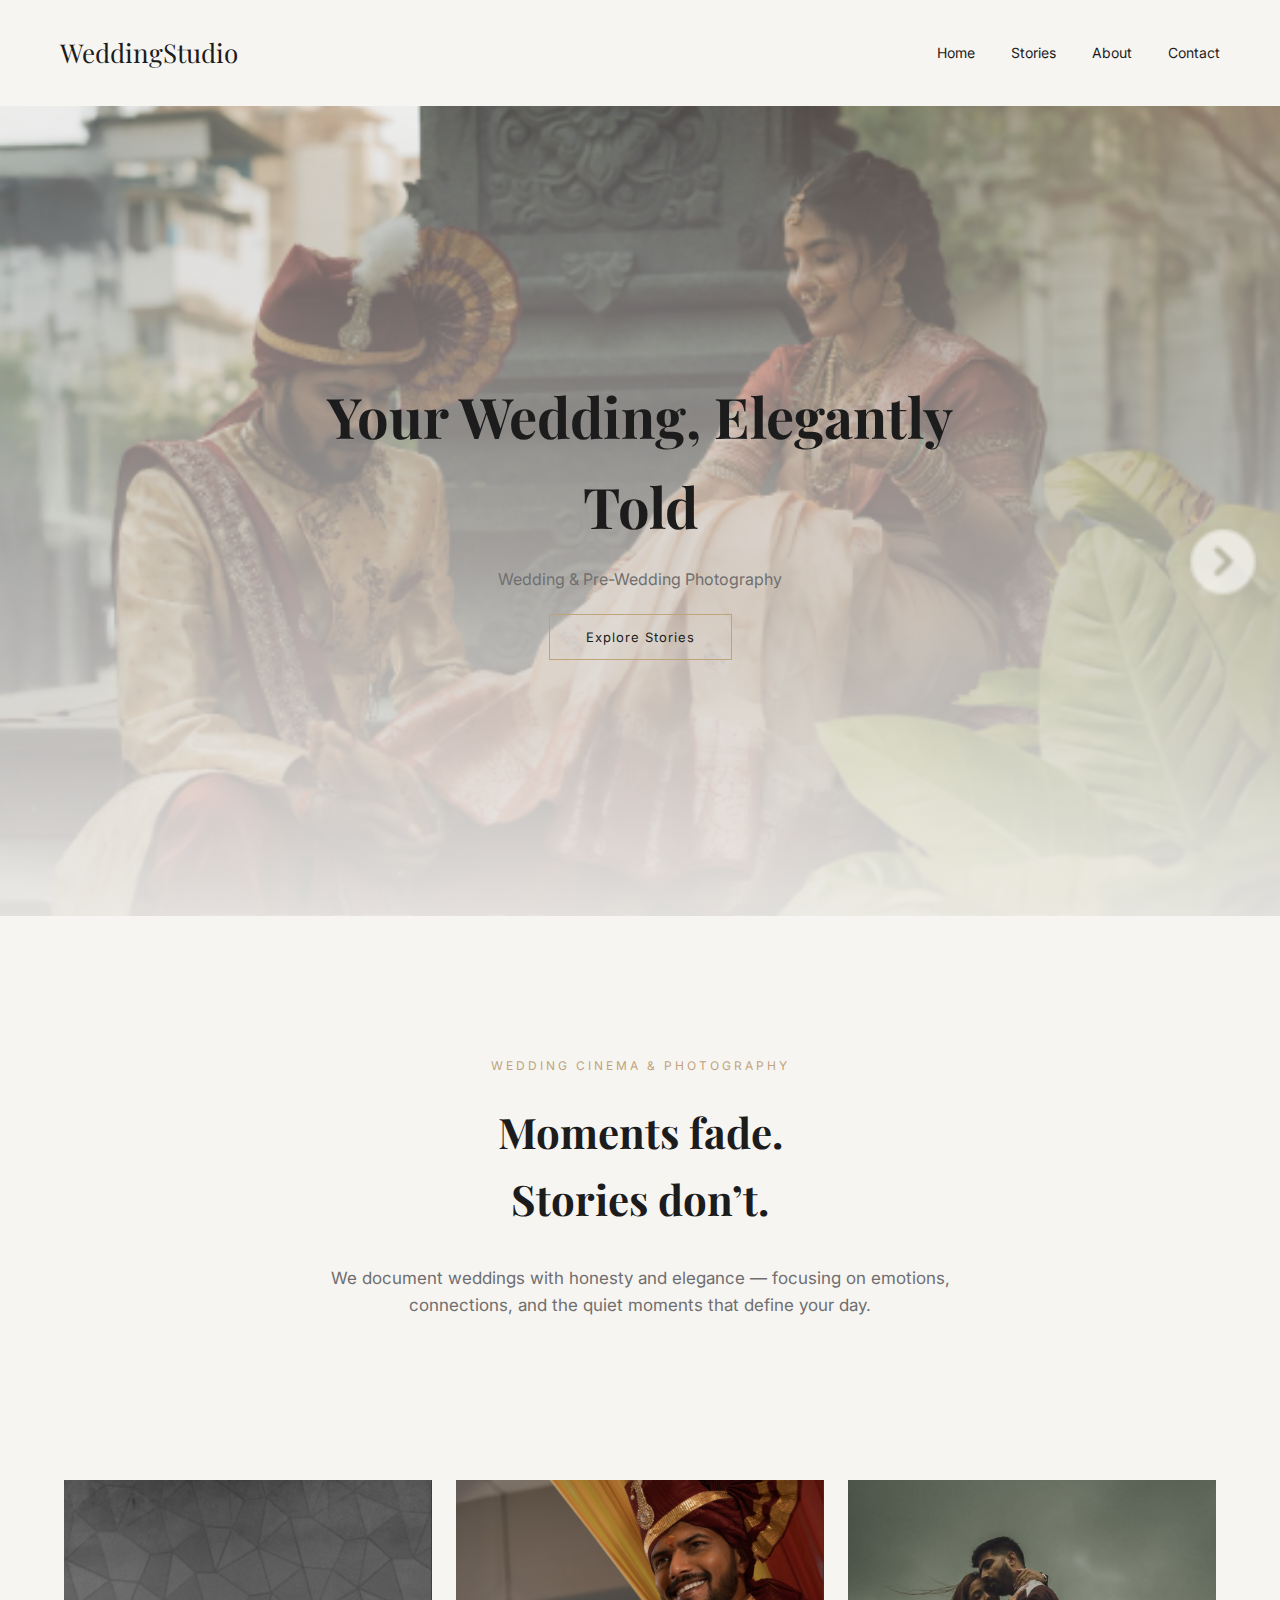
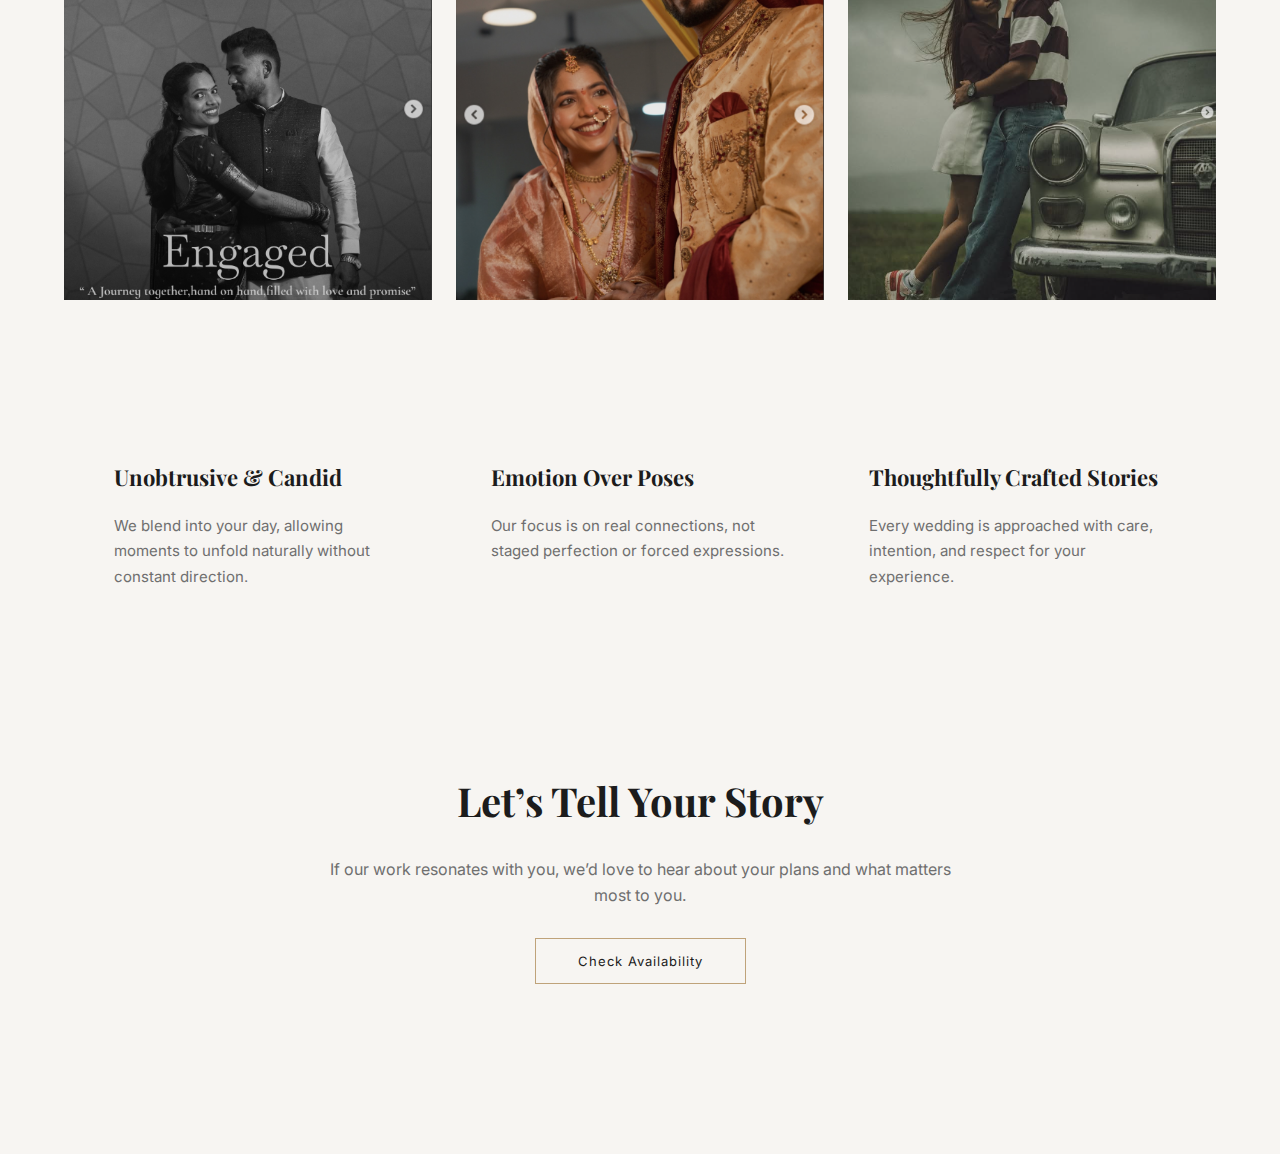
<file: index.html>
<!DOCTYPE html>
<html lang="en">
<head>
  <meta charset="UTF-8" />
  <meta name="viewport" content="width=device-width, initial-scale=1.0" />
  <title>WeddingStudio</title>

  <!-- Fonts -->
  <link rel="preconnect" href="https://fonts.googleapis.com">
  <link rel="preconnect" href="https://fonts.gstatic.com" crossorigin>
  <link href="https://fonts.googleapis.com/css2?family=Playfair+Display:wght@500;600&family=Inter:wght@300;400;500&display=swap" rel="stylesheet">

  <!-- CSS -->
  <link rel="stylesheet" href="css/style.css">
</head>
<body>

<header class="nav">
  <div class="logo">WeddingStudio</div>
  <nav>
    <a href="index.html">Home</a>
    <a href="stories.html">Stories</a>
    <a href="about.html">About</a>
    <a href="contact.html">Contact</a>
  </nav>
</header>

<!-- HERO -->
<section class="hero">
  <div class="hero-content">
    <h1>Your Wedding, Elegantly Told</h1>
    <p>Wedding & Pre-Wedding Photography</p>
    <a href="stories.html" class="cta">Explore Stories</a>
  </div>
</section>

<!-- EDITORIAL INTRO -->
<section class="intro">
  <p class="label">WEDDING CINEMA & PHOTOGRAPHY</p>
  <h2>Moments fade.<br>Stories don’t.</h2>
  <p class="text">
    We document weddings with honesty and elegance —
    focusing on emotions, connections, and the quiet moments
    that define your day.
  </p>
</section>

<!-- FEATURED STORIES (PHOTOS) -->
<section class="featured">
  <div class="featured-grid">
    <img src="images/story-1-main.jpg" alt="Wedding story">
    <img src="images/story-2-main.png" alt="Wedding story">
    <img src="images/prewedding-1.png" alt="Pre wedding story">
  </div>
</section>

<!-- WHY COUPLES CHOOSE US -->
<section class="why">
  <div class="why-grid">
    <div class="why-item">
      <h3>Unobtrusive & Candid</h3>
      <p>
        We blend into your day, allowing moments to unfold
        naturally without constant direction.
      </p>
    </div>

    <div class="why-item">
      <h3>Emotion Over Poses</h3>
      <p>
        Our focus is on real connections, not staged perfection
        or forced expressions.
      </p>
    </div>

    <div class="why-item">
      <h3>Thoughtfully Crafted Stories</h3>
      <p>
        Every wedding is approached with care, intention,
        and respect for your experience.
      </p>
    </div>
  </div>
</section>

<!-- SOFT CTA -->
<section class="cta-section">
  <h2>Let’s Tell Your Story</h2>
  <p>
    If our work resonates with you, we’d love to hear about
    your plans and what matters most to you.
  </p>
  <a href="#" class="cta-btn">Check Availability</a>
</section>

</body>
</html>
</file>
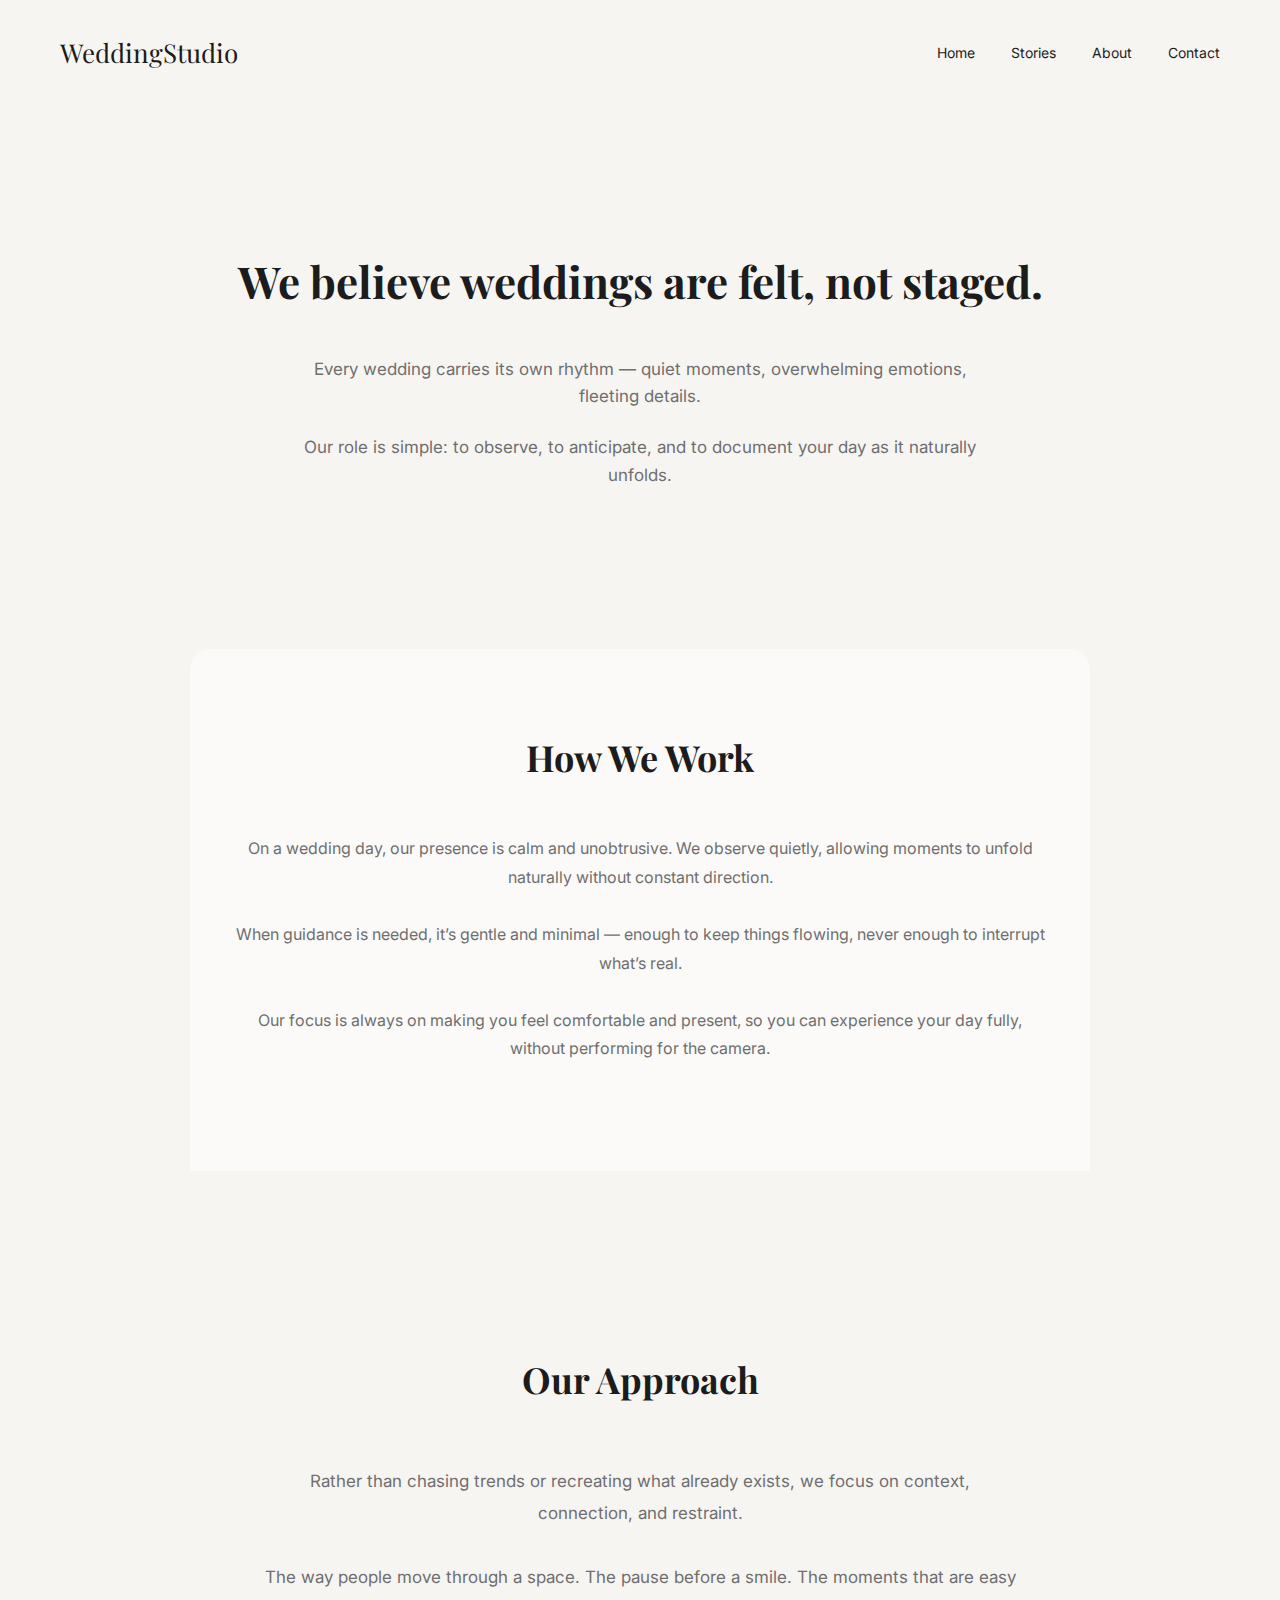
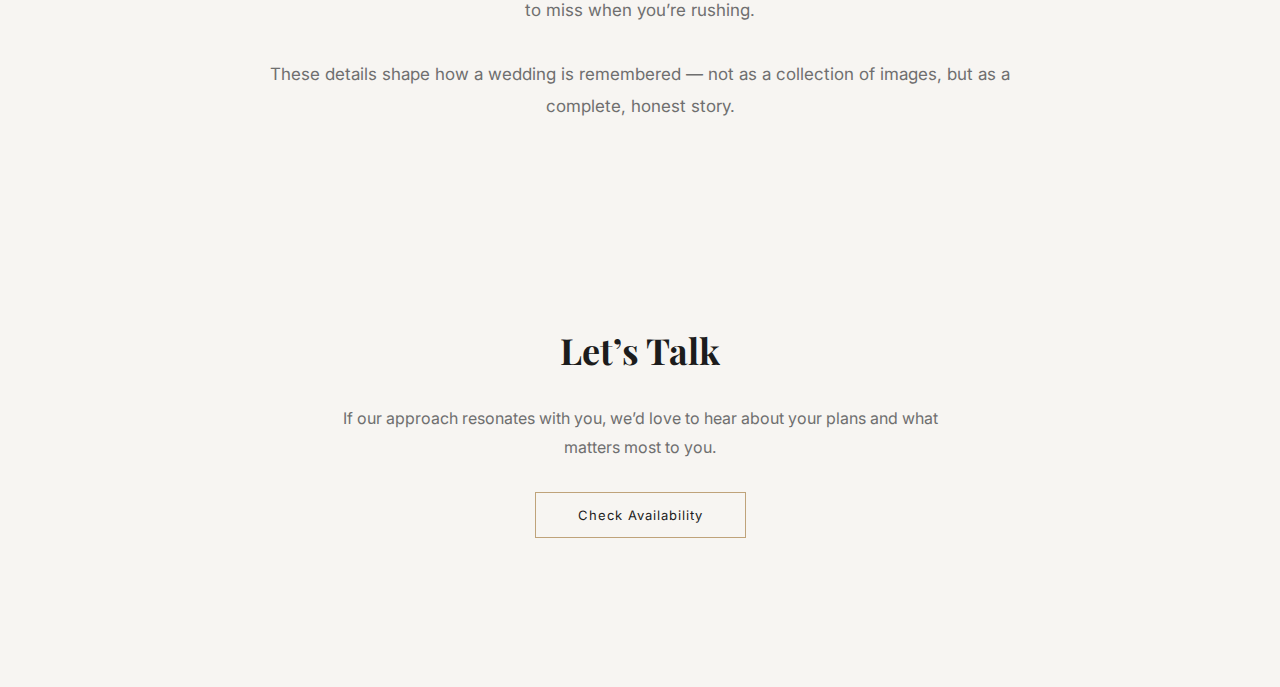
<file: about.html>
<!DOCTYPE html>
<html lang="en">
<head>
  <meta charset="UTF-8" />
  <meta name="viewport" content="width=device-width, initial-scale=1.0" />
  <title>About — WeddingStudio</title>

  <!-- Fonts -->
  <link rel="preconnect" href="https://fonts.googleapis.com">
  <link rel="preconnect" href="https://fonts.gstatic.com" crossorigin>
  <link href="https://fonts.googleapis.com/css2?family=Playfair+Display:wght@500;600&family=Inter:wght@300;400;500&display=swap" rel="stylesheet">

  <!-- CSS -->
  <link rel="stylesheet" href="css/style.css">
</head>
<body>

<header class="nav">
  <div class="logo">WeddingStudio</div>
  <nav>
    <a href="index.html">Home</a>
    <a href="stories.html">Stories</a>
    <a href="about.html">About</a>
    <a href="contact.html">Contact</a>
  </nav>
</header>

<section class="about-intro">
  <h1>We believe weddings are felt, not staged.</h1>

  <p>
    Every wedding carries its own rhythm — quiet moments,
    overwhelming emotions, fleeting details.
  </p>

  <p>
    Our role is simple: to observe, to anticipate, and to document
    your day as it naturally unfolds.
  </p>
</section>

<section class="about-work">
    <div class="about-work-inner card">
        <h2>How We Work</h2>

        <div class="work-points">
        <p>
        On a wedding day, our presence is calm and unobtrusive.
        We observe quietly, allowing moments to unfold naturally
        without constant direction.
        </p>

        <p>
        When guidance is needed, it’s gentle and minimal —
        enough to keep things flowing, never enough to interrupt
        what’s real.
        </p>

        <p>
        Our focus is always on making you feel comfortable and present,
        so you can experience your day fully, without performing for the camera.
        </p>
        </div>
    </div>
</section>

<section class="about-approach">
  <h2>Our Approach</h2>

  <p>
    Rather than chasing trends or recreating what already exists,
    we focus on context, connection, and restraint.
  </p>

  <p>
    The way people move through a space.
    The pause before a smile.
    The moments that are easy to miss when you’re rushing.
  </p>

  <p>
    These details shape how a wedding is remembered —
    not as a collection of images,
    but as a complete, honest story.
  </p>
</section>

<section class="about-cta">
  <h2>Let’s Talk</h2>

  <p>
    If our approach resonates with you, we’d love to hear about
    your plans and what matters most to you.
  </p>

  <a href="#" class="cta-btn">Check Availability</a>
</section>

</body>
</html>
</file>
<file: css/style.css>
/* =====================
   RESET
===================== */
* {
  margin: 0;
  padding: 0;
  box-sizing: border-box;
}

/* =====================
   VARIABLES
===================== */
:root {
  --bg: #f7f5f2;
  --soft-bg: #fbfaf8;
  --text: #1c1c1c;
  --muted: #6f6f6f;
  --accent: #bfa37a;
}

/* =====================
   GLOBAL
===================== */
body {
  font-family: 'Inter', sans-serif;
  background: var(--bg);
  color: var(--text);
  line-height: 1.6;
}

img {
  width: 100%;
  display: block;
  object-fit: cover;
}

/* =====================
   NAVIGATION
===================== */
.nav {
  display: flex;
  justify-content: space-between;
  align-items: center;
  padding: 32px 60px;
}

.logo {
  font-family: 'Playfair Display', serif;
  font-size: 26px;
}

.nav a {
  margin-left: 32px;
  text-decoration: none;
  color: var(--text);
  font-size: 14px;
}

/* =====================
   HERO (HOME)
===================== */
.hero {
  height: 90vh;
  background:
    linear-gradient(
      rgba(247,245,242,0.2),
      rgba(247,245,242,0.9)
    ),
    url("../images/hero.jpg") center / cover no-repeat;
  display: flex;
  align-items: center;
  justify-content: center;
}

.hero-content {
  text-align: center;
  max-width: 720px;
  padding: 20px;
}

.hero h1 {
  font-family: 'Playfair Display', serif;
  font-size: 56px;
  margin-bottom: 16px;
}

.hero p {
  font-size: 16px;
  color: var(--muted);
  margin-bottom: 32px;
}

.cta {
  padding: 14px 36px;
  border: 1px solid var(--accent);
  color: var(--text);
  text-decoration: none;
  font-size: 13px;
  letter-spacing: 1px;
}

/* =====================
   HOME – INTRO
===================== */
.intro {
  max-width: 900px;
  margin: 140px auto;
  padding: 0 24px;
  text-align: center;
}

.label {
  font-size: 12px;
  letter-spacing: 3px;
  color: var(--accent);
  margin-bottom: 24px;
}

.intro h2 {
  font-family: 'Playfair Display', serif;
  font-size: 42px;
  margin-bottom: 32px;
}

.text {
  font-size: 17px;
  color: var(--muted);
  max-width: 700px;
  margin: 0 auto;
}

/* =====================
   HOME – FEATURED
===================== */
.featured {
  max-width: 1200px;
  margin: 160px auto;
  padding: 0 24px;
}

.featured-grid {
  display: grid;
  grid-template-columns: repeat(3, 1fr);
  gap: 24px;
}

.featured-grid img {
  height: 420px;
}

/* =====================
   HOME – WHY
===================== */
.why {
  max-width: 1100px;
  margin: 160px auto;
  padding: 0 24px;
}

.why-grid {
  display: grid;
  grid-template-columns: repeat(3, 1fr);
  gap: 80px;
}

.why-item h3 {
  font-family: 'Playfair Display', serif;
  font-size: 22px;
  margin-bottom: 18px;
}

.why-item p {
  font-size: 15px;
  color: var(--muted);
  line-height: 1.7;
}

/* =====================
   HOME – CTA
===================== */
.cta-section {
  max-width: 900px;
  margin: 180px auto;
  padding: 0 24px;
  text-align: center;
}

.cta-section h2 {
  font-family: 'Playfair Display', serif;
  font-size: 40px;
  margin-bottom: 24px;
}

.cta-section p {
  font-size: 16px;
  color: var(--muted);
  max-width: 650px;
  margin: 0 auto 40px;
}

.cta-btn {
  padding: 14px 42px;
  border: 1px solid var(--accent);
  text-decoration: none;
  color: var(--text);
  font-size: 13px;
  letter-spacing: 1px;
}

/* =====================
   STORIES – INTRO
===================== */
.stories-intro {
  max-width: 900px;
  margin: 120px auto 100px;
  padding: 0 24px;
  text-align: center;
}

.stories-intro h1 {
  font-family: 'Playfair Display', serif;
  font-size: 52px;
}

.divider {
  width: 60px;
  height: 1px;
  background: var(--accent);
  margin: 32px auto;
}

/* =====================
   STORIES – WEDDINGS
===================== */
.story-block {
  max-width: 1200px;
  margin: 160px auto;
  padding: 0 24px;
  text-align: center;
}

.story-images {
  display: grid;
  grid-template-columns: 2fr 1fr;
  gap: 32px;
}

.story-images.reverse {
  grid-template-columns: 1fr 2fr;
}

.story-images img {
  height: 520px;
}

.story-images img:last-child {
  height: 360px;
}

.story-caption {
  margin-top: 32px;
  font-size: 14px;
  color: var(--muted);
  letter-spacing: 1px;
}

/* =====================
   PRE-WEDDING
===================== */
.prewedding {
  max-width: 1200px;
  margin: 160px auto;
  padding: 0 24px;
  text-align: center;
}

.prewedding h2 {
  font-family: 'Playfair Display', serif;
  font-size: 36px;
}

.prewedding-intro {
  font-size: 16px;
  color: var(--muted);
  margin: 24px auto 48px;
  max-width: 600px;
}

.prewedding-grid {
  display: grid;
  grid-template-columns: repeat(3, 1fr);
  gap: 24px;
}

.prewedding-grid img {
  height: 300px;
}

/* =====================
   CANDID
===================== */
.candid {
  max-width: 1200px;
  margin: 160px auto;
  padding: 0 24px;
  text-align: center;
}

.candid h2 {
  font-family: 'Playfair Display', serif;
  font-size: 36px;
}

.candid-intro {
  font-size: 16px;
  color: var(--muted);
  margin: 24px auto 48px;
  max-width: 600px;
}

.candid-grid {
  display: grid;
  grid-template-columns: repeat(auto-fit, minmax(260px, 1fr));
  gap: 24px;
}

.candid-grid img {
  height: 260px;
}

/* =====================
   FILMS
===================== */
.films {
  max-width: 1100px;
  margin: 180px auto;
  padding: 0 24px;
  text-align: center;
}

.films h2 {
  font-family: 'Playfair Display', serif;
  font-size: 36px;
}

.films-intro {
  font-size: 16px;
  color: var(--muted);
  margin: 24px auto 56px;
  max-width: 650px;
}

.films-grid {
  display: grid;
  grid-template-columns: repeat(2, 1fr);
  gap: 40px;
}

.film-card video {
  width: 100%;
  max-height: 420px;
}

.film-caption {
  margin-top: 16px;
  font-size: 14px;
  color: var(--muted);
}

/* =====================
   ABOUT – INTRO
===================== */
.about-intro {
  max-width: 900px;
  margin: 140px auto;
  padding: 0 24px;
  text-align: center;
}

.about-intro h1 {
  font-family: 'Playfair Display', serif;
  font-size: 44px;
  margin-bottom: 40px;
}

.about-intro p {
  font-size: 17px;
  color: var(--muted);
  max-width: 700px;
  margin: 0 auto 24px;
}

/* =====================
   ABOUT – WORK (CARD)
===================== */
.about-work {
  margin: 160px auto;
  padding: 0 24px;
}

.about-work-inner {
  max-width: 900px;
  margin: 0 auto;
}

.card {
  background: var(--soft-bg);
  padding: 80px 40px;
  border-radius: 20px 20px 0 0;
}

.about-work h2 {
  font-family: 'Playfair Display', serif;
  font-size: 36px;
  margin-bottom: 48px;
  text-align: center;
}

.work-points p {
  font-size: 16px;
  color: var(--muted);
  line-height: 1.8;
  margin-bottom: 28px;
  text-align: center;
}

/* =====================
   ABOUT – OUR APPROACH
===================== */
.about-approach {
  max-width: 800px;
  margin: 180px auto;
  padding: 0 24px;
  text-align: center;
}

.about-approach h2 {
  font-family: 'Playfair Display', serif;
  font-size: 36px;
  margin-bottom: 56px;
}

.about-approach p {
  font-size: 17px;
  color: var(--muted);
  line-height: 1.9;
  margin-bottom: 32px;
}

/* =====================
   ABOUT – SOFT CTA
===================== */
.about-cta {
  max-width: 800px;
  margin: 200px auto 160px;
  padding: 0 24px;
  text-align: center;
}

.about-cta h2 {
  font-family: 'Playfair Display', serif;
  font-size: 36px;
  margin-bottom: 24px;
}

.about-cta p {
  font-size: 16px;
  color: var(--muted);
  line-height: 1.8;
  max-width: 600px;
  margin: 0 auto 40px;
}

/* =====================
   CONTACT PAGE
===================== */
.contact-intro {
  max-width: 800px;
  margin: 140px auto 80px;
  padding: 0 24px;
  text-align: center;
}

.contact-intro h1 {
  font-family: 'Playfair Display', serif;
  font-size: 44px;
  margin-bottom: 24px;
}

.contact-intro p {
  font-size: 17px;
  color: var(--muted);
  max-width: 600px;
  margin: 0 auto;
}

.contact-form {
  max-width: 600px;
  margin: 0 auto 160px;
  padding: 0 24px;
}

.contact-form form {
  display: flex;
  flex-direction: column;
  gap: 20px;
}

.contact-form input,
.contact-form textarea {
  padding: 14px;
  font-family: 'Inter', sans-serif;
  font-size: 14px;
  border: 1px solid #ddd;
  background: transparent;
}

.contact-form textarea {
  min-height: 120px;
  resize: vertical;
}

/* =====================
   FOOTER
===================== */
.footer {
  text-align: center;
  padding: 40px 24px;
  font-size: 13px;
  color: var(--muted);
}



/* =====================
   MOBILE
===================== */
@media (max-width: 768px) {

  .nav {
    padding: 24px;
  }

  .hero h1 {
    font-size: 38px;
  }

  .featured-grid,
  .why-grid,
  .films-grid {
    grid-template-columns: 1fr;
  }

  .story-images,
  .story-images.reverse {
    grid-template-columns: 1fr;
  }

  .story-images img {
    height: 300px;
  }

  .story-images img:last-child {
    height: 240px;
  }

  .prewedding-grid {
    grid-template-columns: 1fr;
  }

  .card {
    padding: 56px 24px;
    border-radius: 12px 12px 0 0;
  }

  .about-approach {
  margin: 140px auto;
}

.about-approach h2 {
  font-size: 30px;
}

.about-cta h2 {
  font-size: 30px;
}

.contact-intro h1 {
  font-size: 36px;
}

}
</file>
